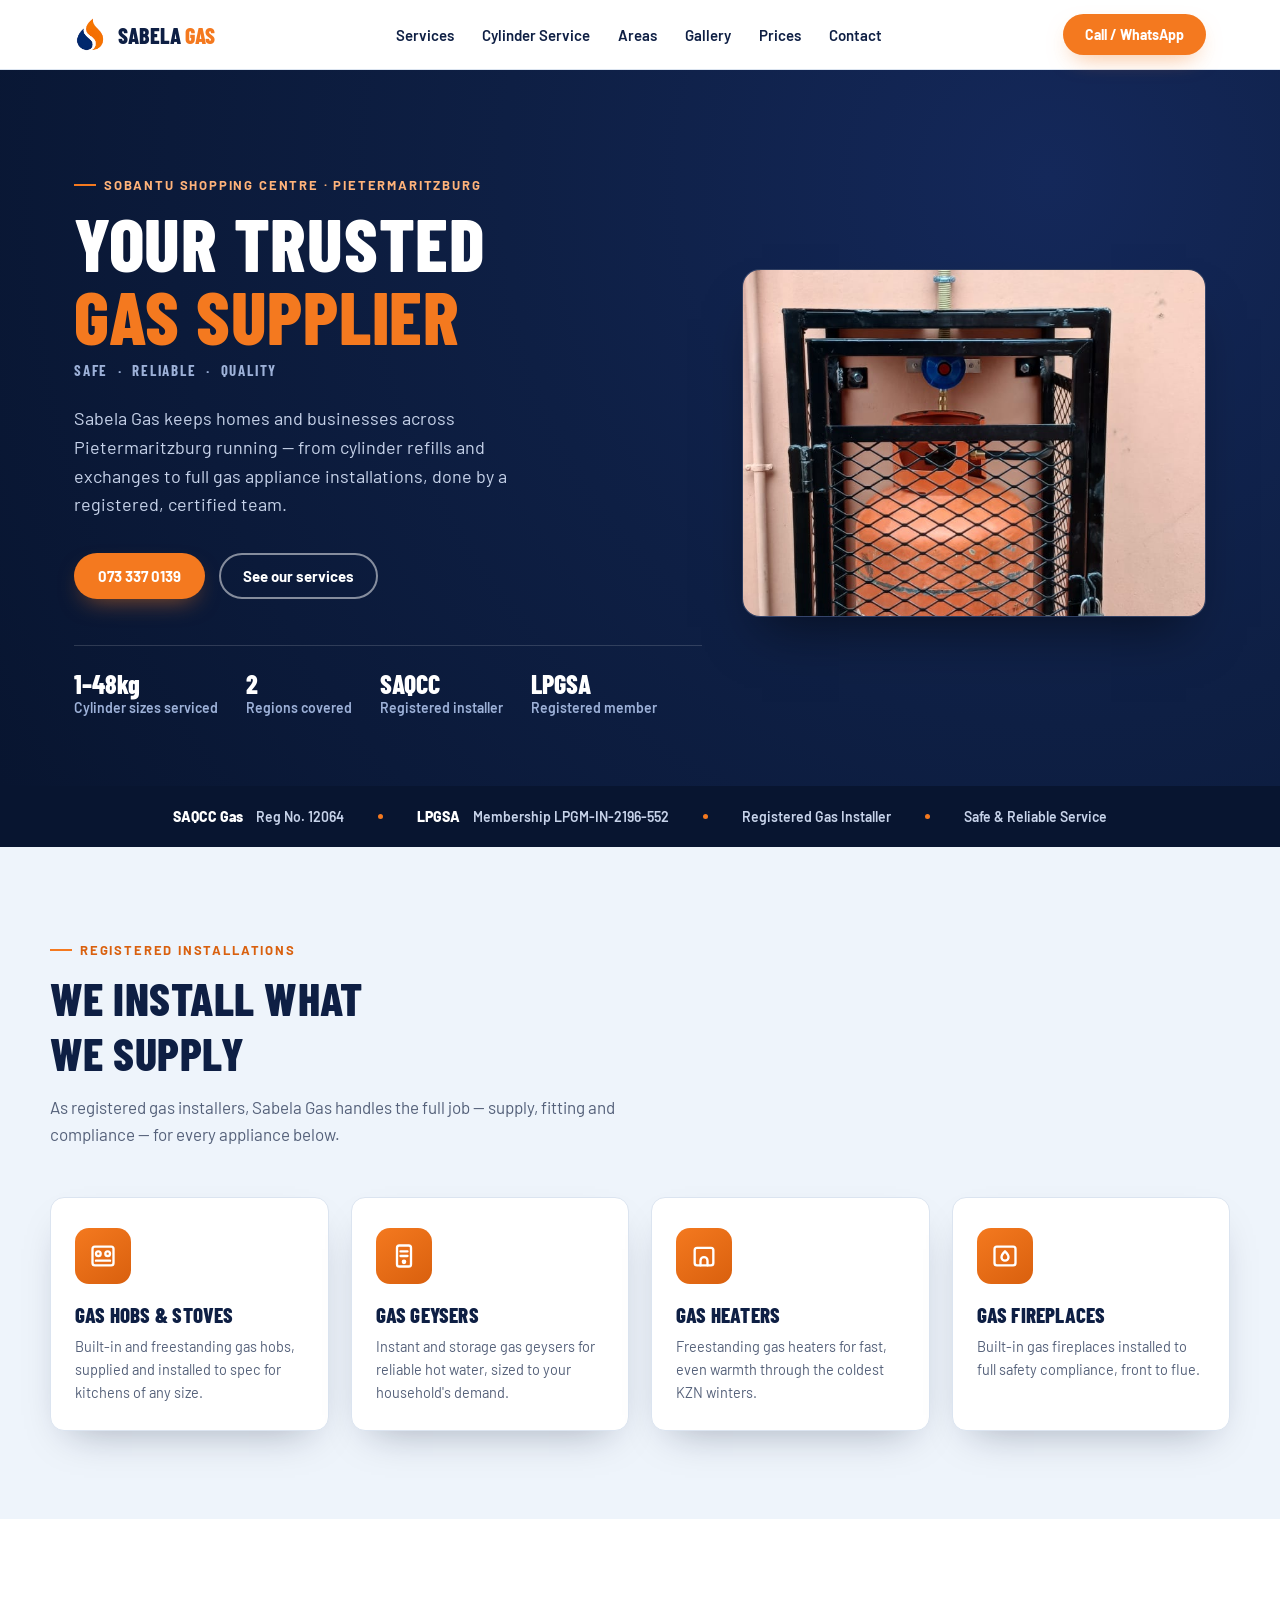
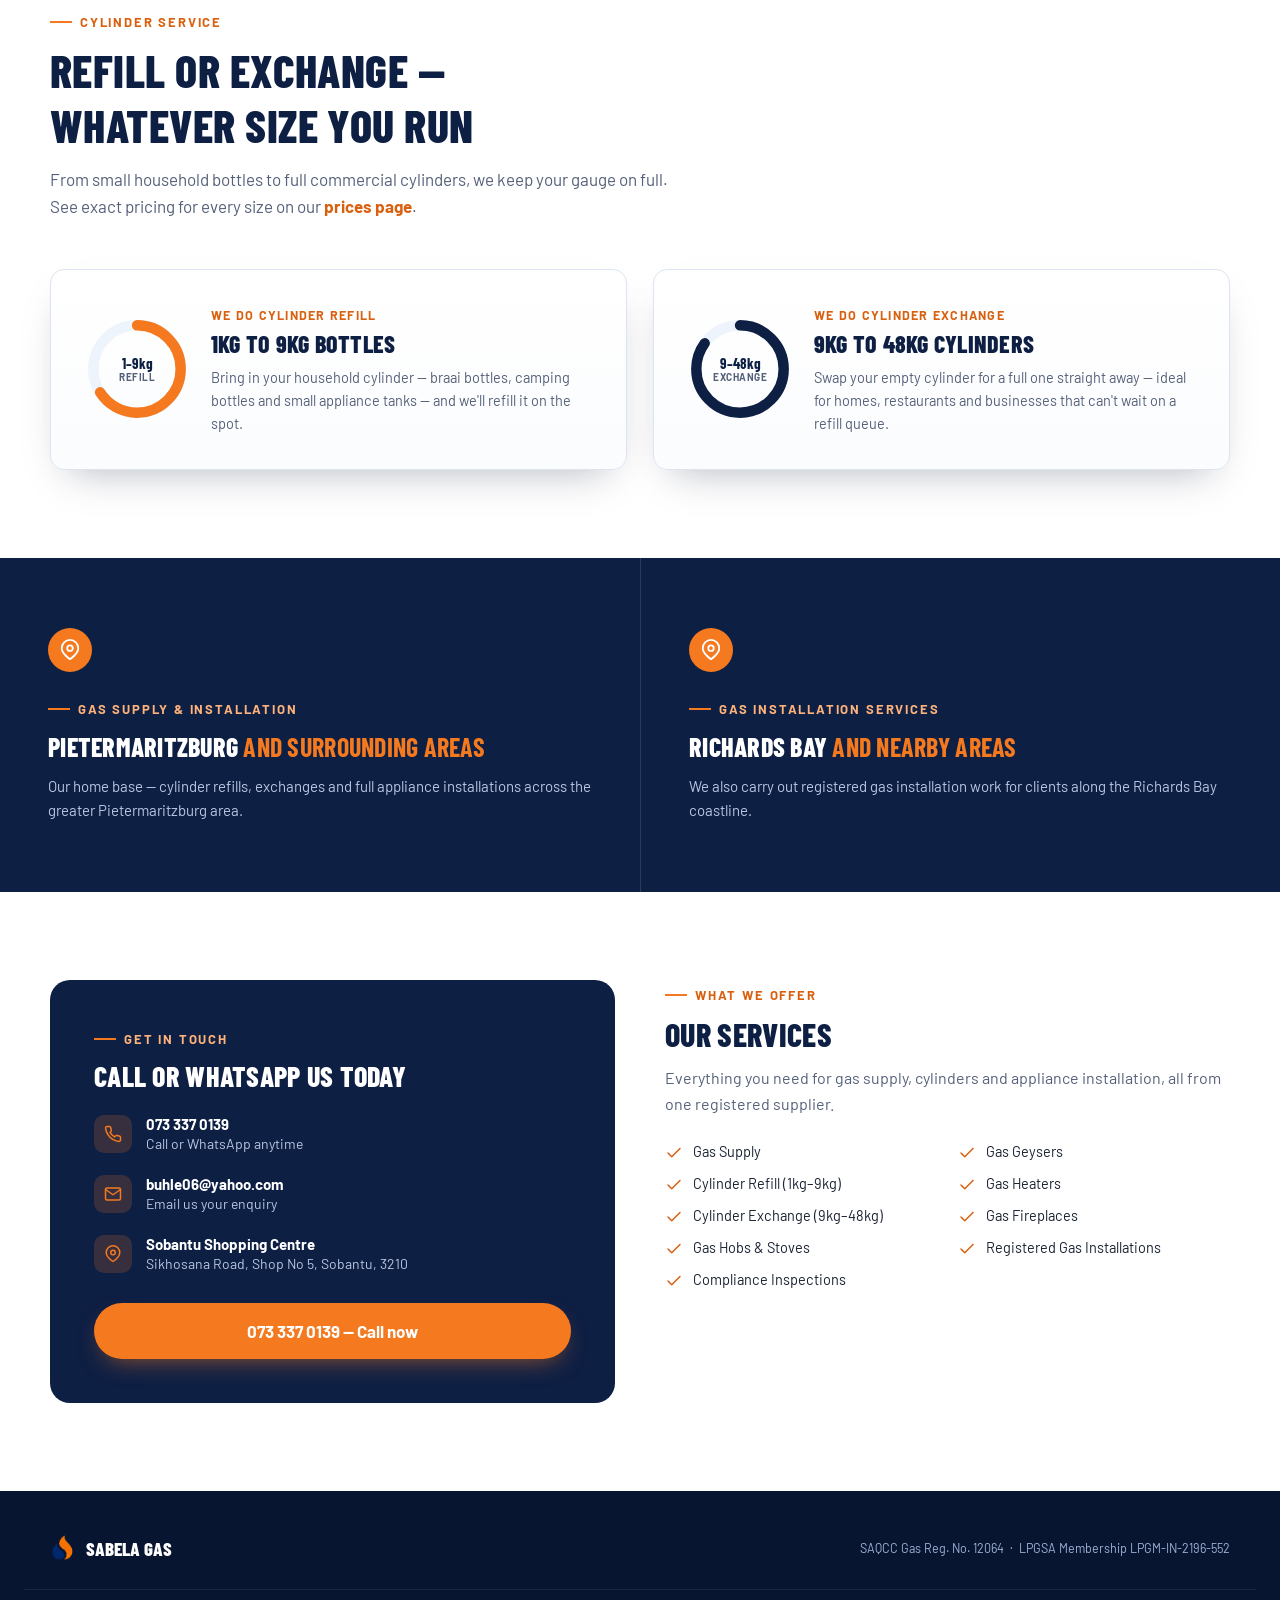
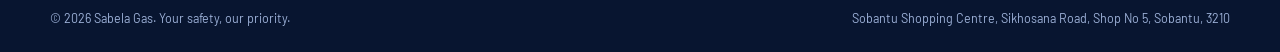
<file: index.html>
<!DOCTYPE html>
<html lang="en">
<head>
<meta charset="UTF-8">
<meta name="viewport" content="width=device-width, initial-scale=1.0">
<title>Sabela Gas | Trusted Gas Supplier — Pietermaritzburg</title>
<meta name="description" content="Sabela Gas — registered LPG supplier and installer serving Pietermaritzburg, Sobantu and Richards Bay. Cylinder refill & exchange, gas hobs, geysers, heaters and fireplaces.">
<link rel="preconnect" href="https://fonts.googleapis.com">
<link rel="preconnect" href="https://fonts.gstatic.com" crossorigin>
<link href="https://fonts.googleapis.com/css2?family=Barlow+Condensed:wght@600;700;800&family=Barlow:wght@400;500;600;700&display=swap" rel="stylesheet">
<link rel="stylesheet" href="styles.css">
</head>
<body>

<!-- ============ NAV ============ -->
<nav class="nav">
  <div class="nav-inner">
    <a href="index.html" class="brand">
      <span class="flame-mark"><img src="pictures/logo.png" alt="Sabela Gas logo"></span>
      <span class="brand-text">SABELA <span>GAS</span></span>
    </a>
    <div class="nav-links" id="navLinks">
      <a href="index.html#services">Services</a>
      <a href="index.html#cylinders">Cylinder Service</a>
      <a href="index.html#coverage">Areas</a>
      <a href="gallery.html">Gallery</a>
      <a href="prices.html">Prices</a>
      <a href="index.html#contact">Contact</a>
      <a href="tel:0733370139" class="btn btn-primary call-btn nav-call-mobile" data-phone="073 337 0139">073 337 0139</a>
    </div>
    <a href="tel:0733370139" class="btn btn-primary call-btn nav-call-desktop" data-phone="073 337 0139">Call / WhatsApp</a>
    <button class="burger" id="navToggle" aria-label="Open menu" aria-expanded="false">
      <svg class="icon-menu" viewBox="0 0 24 24" fill="none" stroke="currentColor" stroke-width="2" stroke-linecap="round" stroke-linejoin="round"><line x1="3" y1="6" x2="21" y2="6"/><line x1="3" y1="12" x2="21" y2="12"/><line x1="3" y1="18" x2="21" y2="18"/></svg>
      <svg class="icon-close" viewBox="0 0 24 24" fill="none" stroke="currentColor" stroke-width="2" stroke-linecap="round" stroke-linejoin="round"><line x1="18" y1="6" x2="6" y2="18"/><line x1="6" y1="6" x2="18" y2="18"/></svg>
    </button>
  </div>
</nav>

<!-- ============ HERO ============ -->
<header class="hero" id="top">
  <div class="hero-inner">
    <div>
      <span class="eyebrow hero-eyebrow">Sobantu Shopping Centre · Pietermaritzburg</span>
      <h1>Your trusted<br><span class="accent">gas supplier</span></h1>
      <p class="hero-tagline">Safe &nbsp;·&nbsp; Reliable &nbsp;·&nbsp; Quality</p>
      <p class="hero-sub">Sabela Gas keeps homes and businesses across Pietermaritzburg running — from cylinder refills and exchanges to full gas appliance installations, done by a registered, certified team.</p>
      <div class="hero-ctas">
        <a href="tel:0733370139" class="btn btn-primary call-btn" data-phone="073 337 0139">073 337 0139</a>
        <a href="#services" class="btn btn-ghost-light">See our services</a>
      </div>
      <div class="hero-strip">
        <div><strong>1–48kg</strong>Cylinder sizes serviced</div>
        <div><strong>2</strong>Regions covered</div>
        <div><strong>SAQCC</strong>Registered installer</div>
        <div><strong>LPGSA</strong>Registered member</div>
      </div>
    </div>
    <div class="cylinder-wrap">
           <img src="pictures/gas in cage 2.jpg" alt="Our range of gas cylinders">
      <div class="cylinder-placeholder">
      </div>
    </div>
  </div>
</header>

<!-- ============ CERTIFICATION STRIP ============ -->
<div class="certs">
  <div class="certs-inner">
    <span class="cert"><b>SAQCC Gas</b>&nbsp;Reg No. 12064</span>
    <span class="dot"></span>
    <span class="cert"><b>LPGSA</b>&nbsp;Membership LPGM-IN-2196-552</span>
    <span class="dot"></span>
    <span class="cert">Registered Gas Installer</span>
    <span class="dot"></span>
    <span class="cert">Safe &amp; Reliable Service</span>
  </div>
</div>

<!-- ============ SERVICES ============ -->
<section id="services" class="services">
  <div class="wrap">
    <div class="sec-head">
      <span class="eyebrow">Registered installations</span>
      <h2>We install what<br>we supply</h2>
      <p>As registered gas installers, Sabela Gas handles the full job — supply, fitting and compliance — for every appliance below.</p>
    </div>
    <div class="service-grid">

      <div class="service-card">
        <div class="service-icon"><svg viewBox="0 0 24 24" fill="none" stroke-width="2" stroke-linecap="round" stroke-linejoin="round"><rect x="3" y="4" width="18" height="16" rx="2"/><circle cx="8" cy="10" r="2"/><circle cx="16" cy="10" r="2"/><path d="M6 16h12"/></svg></div>
        <h3>Gas Hobs &amp; Stoves</h3>
        <p>Built-in and freestanding gas hobs, supplied and installed to spec for kitchens of any size.</p>
      </div>

      <div class="service-card">
        <div class="service-icon"><svg viewBox="0 0 24 24" fill="none" stroke-width="2" stroke-linecap="round" stroke-linejoin="round"><rect x="6" y="3" width="12" height="18" rx="2"/><path d="M9 8h6M9 12h6"/><circle cx="12" cy="17" r="1"/></svg></div>
        <h3>Gas Geysers</h3>
        <p>Instant and storage gas geysers for reliable hot water, sized to your household's demand.</p>
      </div>

      <div class="service-card">
        <div class="service-icon"><svg viewBox="0 0 24 24" fill="none" stroke-width="2" stroke-linecap="round" stroke-linejoin="round"><rect x="4" y="5" width="16" height="15" rx="2"/><path d="M9 20v-4a3 3 0 016 0v4"/></svg></div>
        <h3>Gas Heaters</h3>
        <p>Freestanding gas heaters for fast, even warmth through the coldest KZN winters.</p>
      </div>

      <div class="service-card">
        <div class="service-icon"><svg viewBox="0 0 24 24" fill="none" stroke-width="2" stroke-linecap="round" stroke-linejoin="round"><rect x="3" y="4" width="18" height="16" rx="2"/><path d="M12 8c-2 2-3 3-3 5a3 3 0 006 0c0-2-1-3-3-5z"/></svg></div>
        <h3>Gas Fireplaces</h3>
        <p>Built-in gas fireplaces installed to full safety compliance, front to flue.</p>
      </div>

    </div>
  </div>
</section>

<!-- ============ CYLINDER SERVICE ============ -->
<section id="cylinders" class="cylinder-service">
  <div class="wrap">
    <div class="sec-head">
      <span class="eyebrow">Cylinder service</span>
      <h2>Refill or exchange —<br>whatever size you run</h2>
      <p>From small household bottles to full commercial cylinders, we keep your gauge on full. See exact pricing for every size on our <a href="prices.html" style="color:var(--orange-deep);font-weight:700;">prices page</a>.</p>
    </div>
    <div class="gauge-grid">

      <div class="gauge-card">
        <div class="gauge">
          <svg viewBox="0 0 100 100">
            <circle cx="50" cy="50" r="42" fill="none" stroke="#eef4fb" stroke-width="10"/>
            <circle cx="50" cy="50" r="42" fill="none" stroke="#f4791f" stroke-width="10" stroke-linecap="round" stroke-dasharray="264" stroke-dashoffset="90" transform="rotate(-90 50 50)"/>
          </svg>
          <div class="gauge-label"><b>1–9kg</b><span>REFILL</span></div>
        </div>
        <div class="gauge-copy">
          <span class="kicker">We do cylinder refill</span>
          <h3>1kg to 9kg bottles</h3>
          <p>Bring in your household cylinder — braai bottles, camping bottles and small appliance tanks — and we'll refill it on the spot.</p>
        </div>
      </div>

      <div class="gauge-card">
        <div class="gauge">
          <svg viewBox="0 0 100 100">
            <circle cx="50" cy="50" r="42" fill="none" stroke="#eef4fb" stroke-width="10"/>
            <circle cx="50" cy="50" r="42" fill="none" stroke="#0e1f44" stroke-width="10" stroke-linecap="round" stroke-dasharray="264" stroke-dashoffset="40" transform="rotate(-90 50 50)"/>
          </svg>
          <div class="gauge-label"><b>9–48kg</b><span>EXCHANGE</span></div>
        </div>
        <div class="gauge-copy">
          <span class="kicker">We do cylinder exchange</span>
          <h3>9kg to 48kg cylinders</h3>
          <p>Swap your empty cylinder for a full one straight away — ideal for homes, restaurants and businesses that can't wait on a refill queue.</p>
        </div>
      </div>

    </div>
  </div>
</section>

<!-- ============ COVERAGE ============ -->
<section id="coverage" class="coverage" style="padding:0;">
  <div class="coverage-panel">
    <div class="pin"><svg viewBox="0 0 24 24" fill="none" stroke-width="2" stroke-linecap="round" stroke-linejoin="round"><path d="M21 10c0 6-9 12-9 12s-9-6-9-12a9 9 0 0118 0z"/><circle cx="12" cy="10" r="3"/></svg></div>
    <span class="eyebrow" style="color:#ffb37a;">Gas supply &amp; installation</span>
    <h3 style="margin-top:14px;">Pietermaritzburg <span class="region">and surrounding areas</span></h3>
    <p>Our home base — cylinder refills, exchanges and full appliance installations across the greater Pietermaritzburg area.</p>
  </div>
  <div class="coverage-panel">
    <div class="pin"><svg viewBox="0 0 24 24" fill="none" stroke-width="2" stroke-linecap="round" stroke-linejoin="round"><path d="M21 10c0 6-9 12-9 12s-9-6-9-12a9 9 0 0118 0z"/><circle cx="12" cy="10" r="3"/></svg></div>
    <span class="eyebrow" style="color:#ffb37a;">Gas installation services</span>
    <h3 style="margin-top:14px;">Richards Bay <span class="region">and nearby areas</span></h3>
    <p>We also carry out registered gas installation work for clients along the Richards Bay coastline.</p>
  </div>
</section>

<!-- ============ CONTACT ============ -->
<section id="contact" class="contact">
  <div class="wrap contact-grid">

    <div class="contact-card">
      <span class="eyebrow" style="color:#ffb37a;">Get in touch</span>
      <h3 style="margin-top:12px;">Call or WhatsApp us today</h3>
      <div class="contact-row">
        <div class="ic"><svg viewBox="0 0 24 24" fill="none" stroke-width="2" stroke-linecap="round" stroke-linejoin="round"><path d="M22 16.9v3a2 2 0 01-2.2 2 19.8 19.8 0 01-8.6-3.1 19.5 19.5 0 01-6-6A19.8 19.8 0 012.1 4.2 2 2 0 014.1 2h3a2 2 0 012 1.7c.1 1 .3 2 .6 2.9a2 2 0 01-.5 2.1L8 9.9a16 16 0 006 6l1.3-1.3a2 2 0 012.1-.5c.9.3 1.9.5 2.9.6a2 2 0 011.7 2.2z"/></svg></div>
        <div><b>073 337 0139</b><span>Call or WhatsApp anytime</span></div>
      </div>
      <div class="contact-row">
        <div class="ic"><svg viewBox="0 0 24 24" fill="none" stroke-width="2" stroke-linecap="round" stroke-linejoin="round"><path d="M4 4h16v16H4z" opacity="0"/><path d="M22 6l-10 7L2 6"/><rect x="2" y="4" width="20" height="16" rx="2"/></svg></div>
        <div><b>buhle06@yahoo.com</b><span>Email us your enquiry</span></div>
      </div>
      <div class="contact-row">
        <div class="ic"><svg viewBox="0 0 24 24" fill="none" stroke-width="2" stroke-linecap="round" stroke-linejoin="round"><path d="M21 10c0 6-9 12-9 12s-9-6-9-12a9 9 0 0118 0z"/><circle cx="12" cy="10" r="3"/></svg></div>
        <div><b>Sobantu Shopping Centre</b><span>Sikhosana Road, Shop No 5, Sobantu, 3210</span></div>
      </div>
      <a href="tel:0733370139" class="btn btn-primary call-btn" data-phone="073 337 0139">073 337 0139 — Call now</a>
    </div>

    <div>
      <span class="eyebrow">What we offer</span>
      <h2 style="margin-top:12px;font-size:32px;color:var(--navy);">Our services</h2>
      <p style="margin-top:12px;">Everything you need for gas supply, cylinders and appliance installation, all from one registered supplier.</p>
      <ul class="checklist" style="margin-top:26px;">
        <li><svg viewBox="0 0 24 24" fill="none" stroke-width="2" stroke-linecap="round" stroke-linejoin="round"><path d="M20 6L9 17l-5-5"/></svg>Gas Supply</li>
        <li><svg viewBox="0 0 24 24" fill="none" stroke-width="2" stroke-linecap="round" stroke-linejoin="round"><path d="M20 6L9 17l-5-5"/></svg>Gas Geysers</li>
        <li><svg viewBox="0 0 24 24" fill="none" stroke-width="2" stroke-linecap="round" stroke-linejoin="round"><path d="M20 6L9 17l-5-5"/></svg>Cylinder Refill (1kg–9kg)</li>
        <li><svg viewBox="0 0 24 24" fill="none" stroke-width="2" stroke-linecap="round" stroke-linejoin="round"><path d="M20 6L9 17l-5-5"/></svg>Gas Heaters</li>
        <li><svg viewBox="0 0 24 24" fill="none" stroke-width="2" stroke-linecap="round" stroke-linejoin="round"><path d="M20 6L9 17l-5-5"/></svg>Cylinder Exchange (9kg–48kg)</li>
        <li><svg viewBox="0 0 24 24" fill="none" stroke-width="2" stroke-linecap="round" stroke-linejoin="round"><path d="M20 6L9 17l-5-5"/></svg>Gas Fireplaces</li>
        <li><svg viewBox="0 0 24 24" fill="none" stroke-width="2" stroke-linecap="round" stroke-linejoin="round"><path d="M20 6L9 17l-5-5"/></svg>Gas Hobs &amp; Stoves</li>
        <li><svg viewBox="0 0 24 24" fill="none" stroke-width="2" stroke-linecap="round" stroke-linejoin="round"><path d="M20 6L9 17l-5-5"/></svg>Registered Gas Installations</li>
        <li><svg viewBox="0 0 24 24" fill="none" stroke-width="2" stroke-linecap="round" stroke-linejoin="round"><path d="M20 6L9 17l-5-5"/></svg>Compliance Inspections</li>
      </ul>
    </div>

  </div>
</section>

<!-- ============ FOOTER ============ -->
<footer>
  <div class="footer-inner">
    <div class="footer-brand">
      <span class="flame-mark"><img src="pictures/logo.png" alt="Sabela Gas logo"></span>
      <span>SABELA GAS</span>
    </div>
    <div class="footer-fine">SAQCC Gas Reg. No. 12064 &nbsp;·&nbsp; LPGSA Membership LPGM-IN-2196-552</div>
  </div>
  <div class="foot-line"></div>
  <div class="footer-inner">
    <div class="footer-fine">© 2026 Sabela Gas. Your safety, our priority.</div>
    <div class="footer-fine">Sobantu Shopping Centre, Sikhosana Road, Shop No 5, Sobantu, 3210</div>
  </div>
</footer>

<script src="script.js"></script>
</body>
</html>
</file>
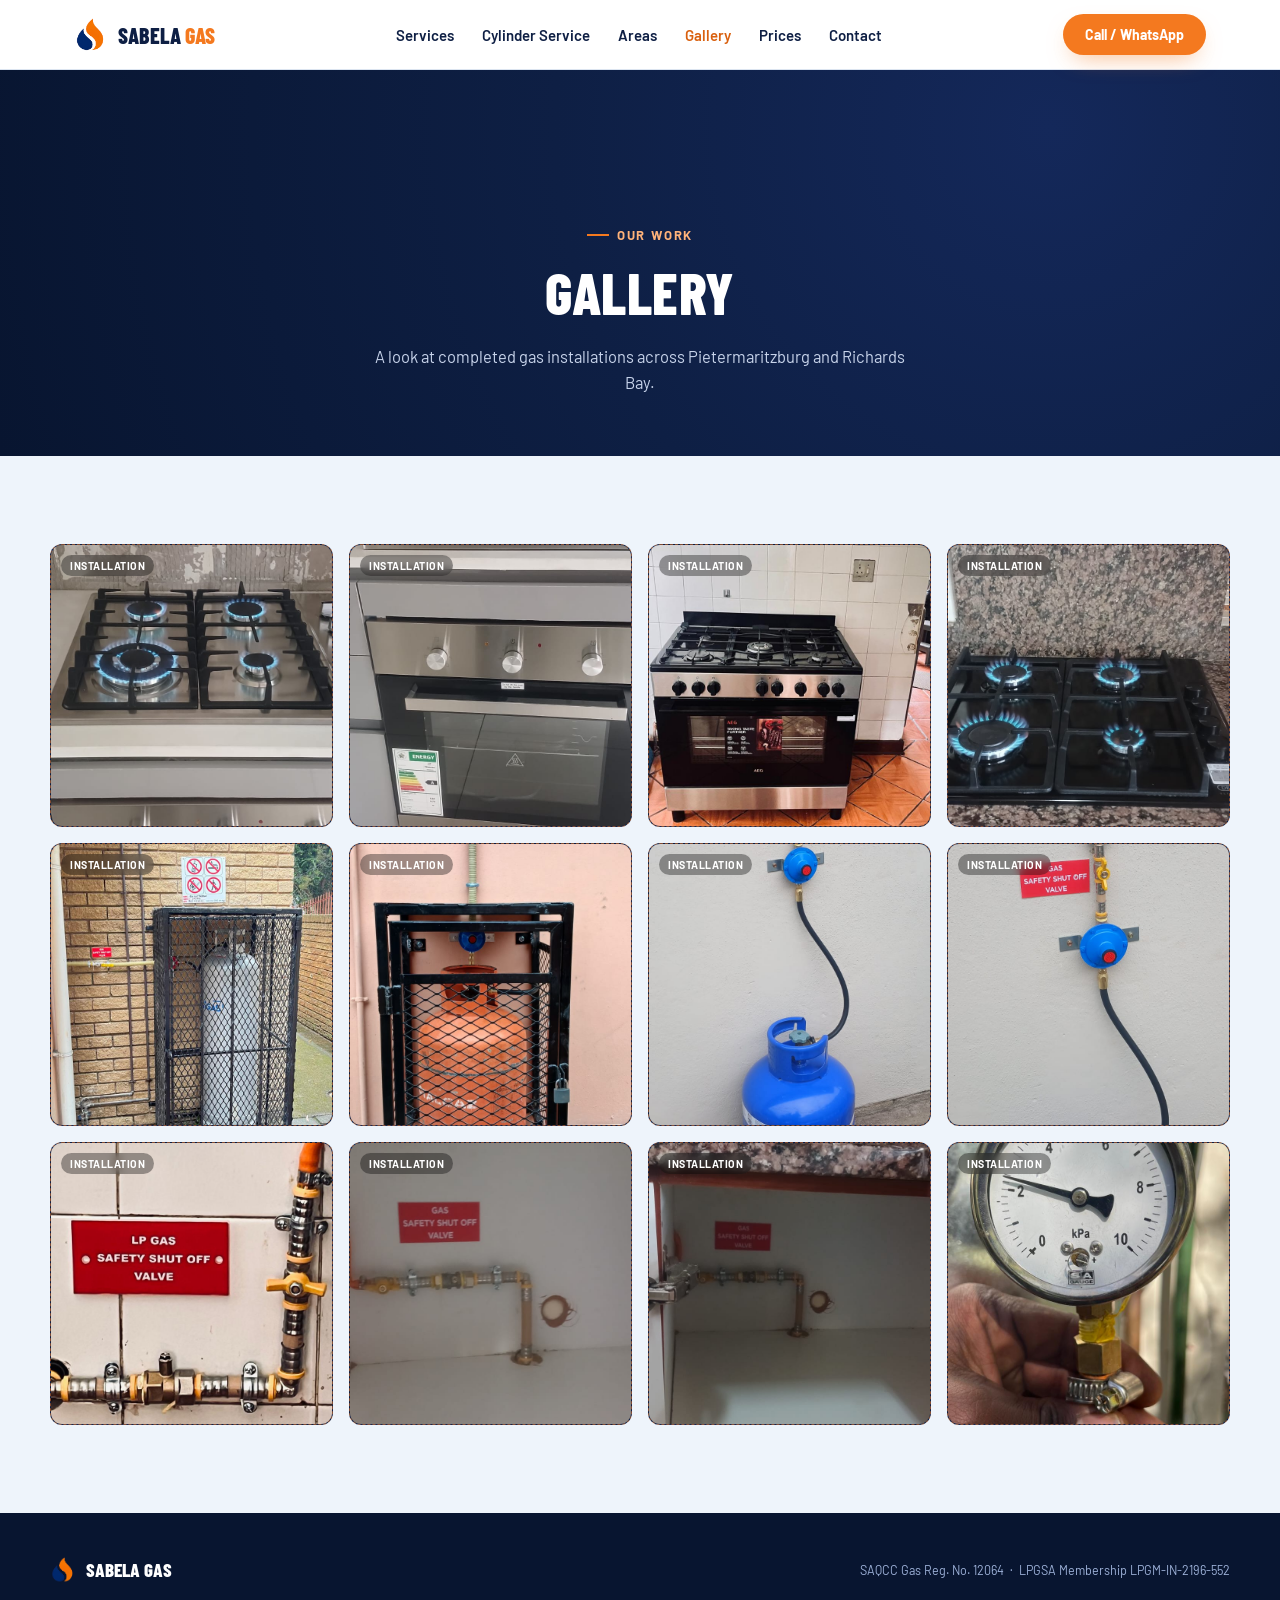
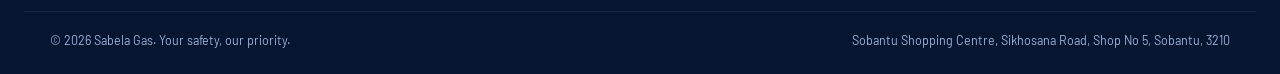
<file: gallery.html>
<!DOCTYPE html>
<html lang="en">
<head>
<meta charset="UTF-8">
<meta name="viewport" content="width=device-width, initial-scale=1.0">
<title>Gallery | Sabela Gas — Pietermaritzburg</title>
<meta name="description" content="See Sabela Gas installations, cylinder types and products across Pietermaritzburg and Richards Bay.">
<link rel="preconnect" href="https://fonts.googleapis.com">
<link rel="preconnect" href="https://fonts.gstatic.com" crossorigin>
<link href="https://fonts.googleapis.com/css2?family=Barlow+Condensed:wght@600;700;800&family=Barlow:wght@400;500;600;700&display=swap" rel="stylesheet">
<link rel="stylesheet" href="styles.css">
</head>
<body>

<!-- ============ NAV ============ -->
<nav class="nav">
  <div class="nav-inner">
    <a href="index.html" class="brand">
      <span class="flame-mark"><img src="pictures/logo.png" alt="Sabela Gas logo"></span>
      <span class="brand-text">SABELA <span>GAS</span></span>
    </a>
    <div class="nav-links" id="navLinks">
      <a href="index.html#services">Services</a>
      <a href="index.html#cylinders">Cylinder Service</a>
      <a href="index.html#coverage">Areas</a>
      <a href="gallery.html" style="color:var(--orange-deep);">Gallery</a>
      <a href="prices.html">Prices</a>
      <a href="index.html#contact">Contact</a>
      <a href="tel:0733370139" class="btn btn-primary call-btn nav-call-mobile" data-phone="073 337 0139">073 337 0139</a>
    </div>
    <a href="tel:0733370139" class="btn btn-primary call-btn nav-call-desktop" data-phone="073 337 0139">Call / WhatsApp</a>
    <button class="burger" id="navToggle" aria-label="Open menu" aria-expanded="false">
      <svg class="icon-menu" viewBox="0 0 24 24" fill="none" stroke="currentColor" stroke-width="2" stroke-linecap="round" stroke-linejoin="round"><line x1="3" y1="6" x2="21" y2="6"/><line x1="3" y1="12" x2="21" y2="12"/><line x1="3" y1="18" x2="21" y2="18"/></svg>
      <svg class="icon-close" viewBox="0 0 24 24" fill="none" stroke="currentColor" stroke-width="2" stroke-linecap="round" stroke-linejoin="round"><line x1="18" y1="6" x2="6" y2="18"/><line x1="6" y1="6" x2="18" y2="18"/></svg>
    </button>
  </div>
</nav>

<!-- ============ PAGE HEADER ============ -->
<header class="page-header">
  <span class="eyebrow">Our work</span>
  <h1>Gallery</h1>
  <p>A look at completed gas installations across Pietermaritzburg and Richards Bay.</p>
</header>

<!-- ============ GALLERY ============ -->
<section id="gallery" class="gallery">
  <div class="wrap">

    <div class="gallery-grid" id="galleryGrid">

      <div class="gallery-item" data-category="installations">
        <img src="pictures/gas stove 1.jpg" alt="Installed gas stove">
        <span class="tag">Installation</span>
      </div>
      <div class="gallery-item" data-category="installations">
        <img src="pictures/gas stove 2.jpg" alt="Installed gas stove">
        <span class="tag">Installation</span>
      </div>
      <div class="gallery-item" data-category="installations">
        <img src="pictures/stove.jpg" alt="Gas stove installation in progress">
        <span class="tag">Installation</span>
      </div>
      <div class="gallery-item" data-category="installations">
        <img src="pictures/stove countertop.jpg" alt="Gas hob installed in countertop">
        <span class="tag">Installation</span>
      </div>
      <div class="gallery-item" data-category="installations">
        <img src="pictures/gas in cage.jpg" alt="Gas cylinder installed in safety cage">
        <span class="tag">Installation</span>
      </div>
      <div class="gallery-item" data-category="installations">
        <img src="pictures/gas in cage 2.jpg" alt="Gas cylinder installed in safety cage">
        <span class="tag">Installation</span>
      </div>
      <div class="gallery-item" data-category="installations">
        <img src="pictures/gas outside with pipe.jpg" alt="Outdoor gas cylinder installation with piping">
        <span class="tag">Installation</span>
      </div>
      <div class="gallery-item" data-category="installations">
        <img src="pictures/gas outside with pipe 2.jpg" alt="Outdoor gas cylinder installation with piping">
        <span class="tag">Installation</span>
      </div>
      <div class="gallery-item" data-category="installations">
        <img src="pictures/inside pipes.jpg" alt="Gas piping with safety shut-off valve">
        <span class="tag">Installation</span>
      </div>
      <div class="gallery-item" data-category="installations">
        <img src="pictures/pipes in corner.jpg" alt="Gas piping installation">
        <span class="tag">Installation</span>
      </div>
      <div class="gallery-item" data-category="installations">
        <img src="pictures/pipes under cabinet.jpg" alt="Gas piping installed under cabinet">
        <span class="tag">Installation</span>
      </div>
      <div class="gallery-item" data-category="installations">
        <img src="pictures/pressure gauge.jpg" alt="Gas pressure gauge check">
        <span class="tag">Installation</span>
      </div>
    </div>
  </div>
</section>

<!-- ============ FOOTER ============ -->
<footer>
  <div class="footer-inner">
    <div class="footer-brand">
      <span class="flame-mark"><img src="pictures/logo.png" alt="Sabela Gas logo"></span>
      <span>SABELA GAS</span>
    </div>
    <div class="footer-fine">SAQCC Gas Reg. No. 12064 &nbsp;·&nbsp; LPGSA Membership LPGM-IN-2196-552</div>
  </div>
  <div class="foot-line"></div>
  <div class="footer-inner">
    <div class="footer-fine">© 2026 Sabela Gas. Your safety, our priority.</div>
    <div class="footer-fine">Sobantu Shopping Centre, Sikhosana Road, Shop No 5, Sobantu, 3210</div>
  </div>
</footer>

<script src="script.js"></script>
</body>
</html>
</file>
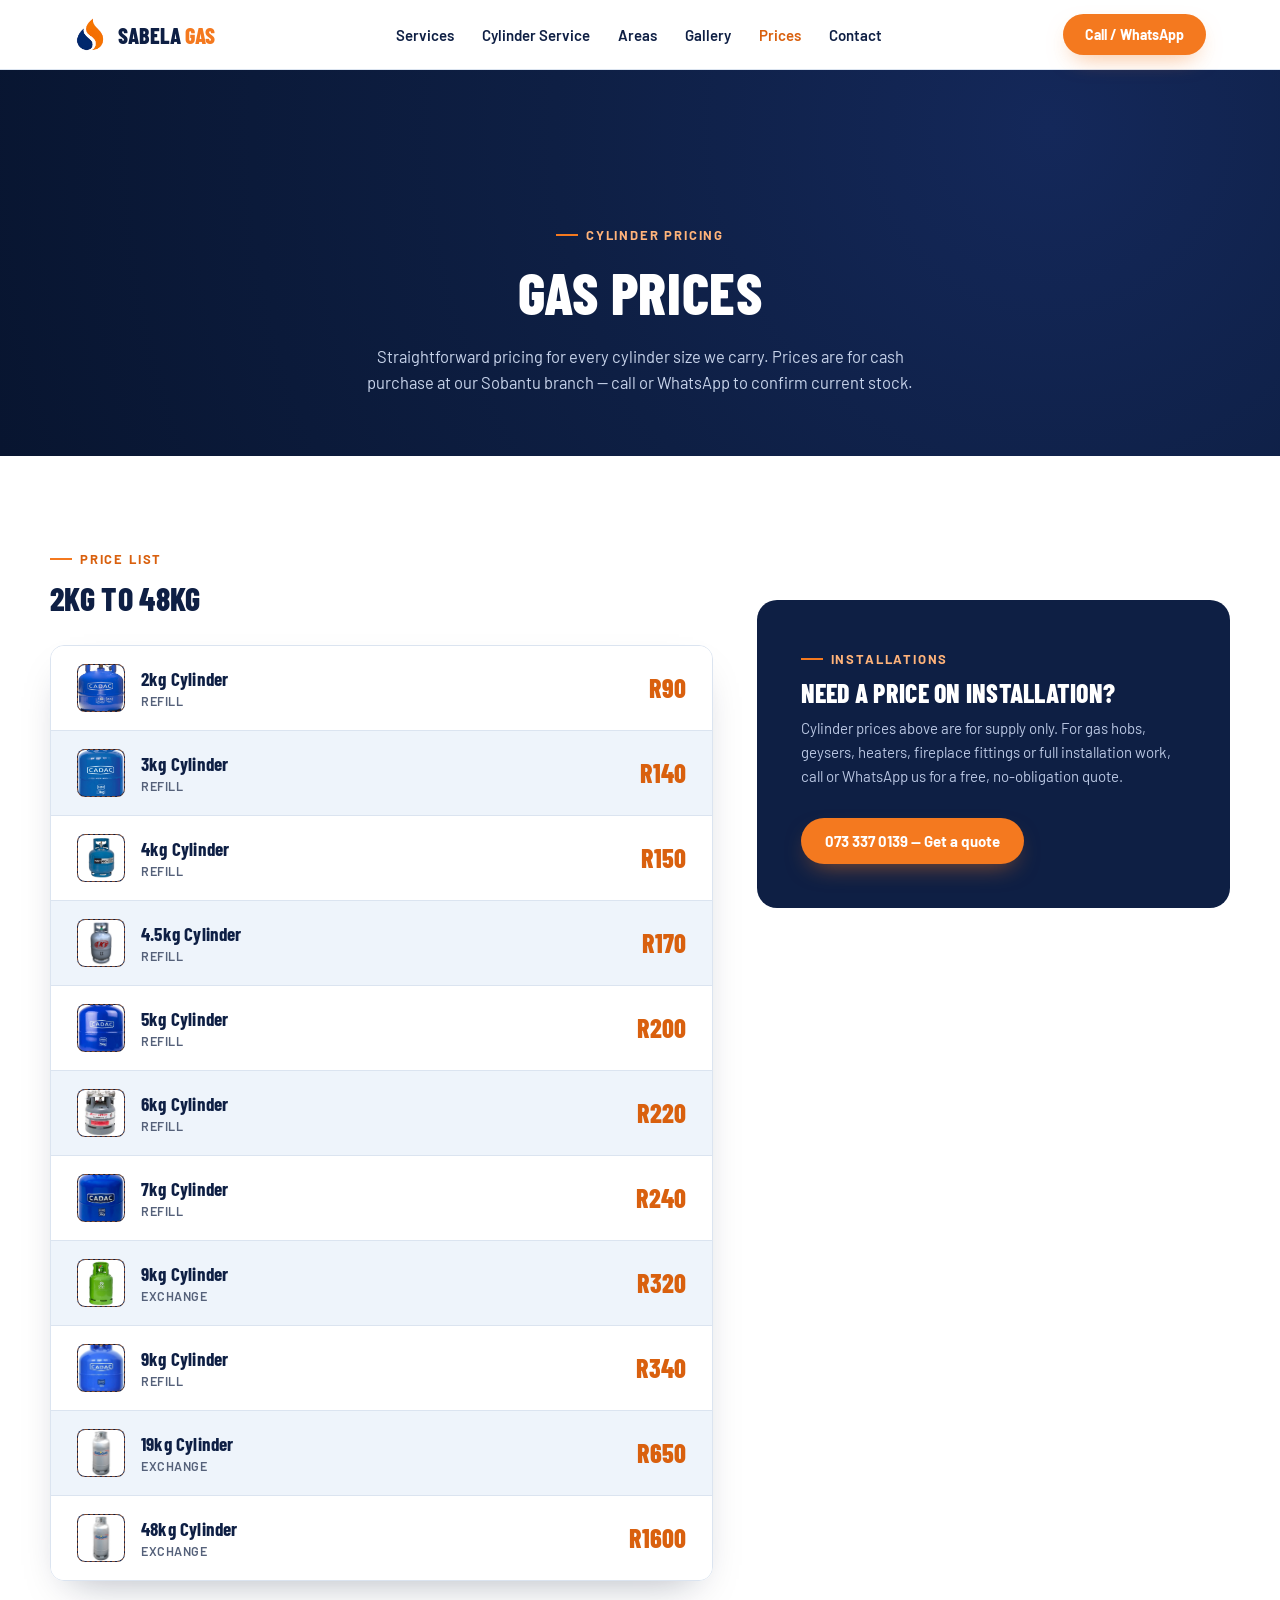
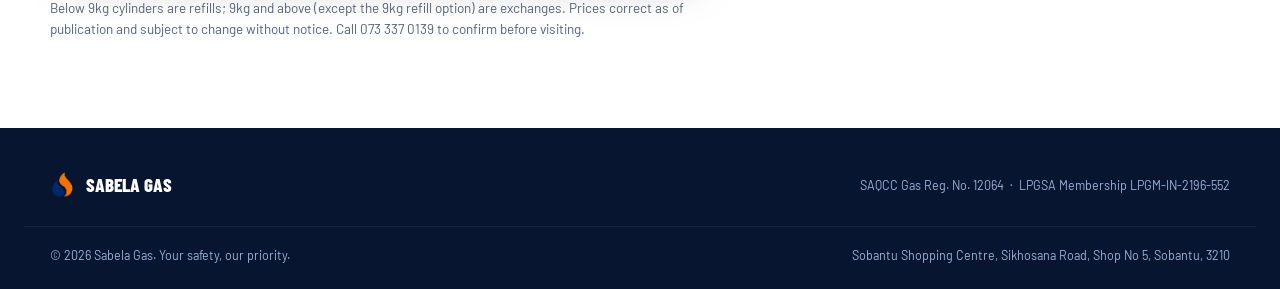
<file: prices.html>
<!DOCTYPE html>
<html lang="en">
<head>
<meta charset="UTF-8">
<meta name="viewport" content="width=device-width, initial-scale=1.0">
<title>Gas Prices | Sabela Gas — Pietermaritzburg</title>
<meta name="description" content="Sabela Gas cylinder prices — 2kg to 48kg, refill and exchange. Request a quote for gas appliance installation.">
<link rel="preconnect" href="https://fonts.googleapis.com">
<link rel="preconnect" href="https://fonts.gstatic.com" crossorigin>
<link href="https://fonts.googleapis.com/css2?family=Barlow+Condensed:wght@600;700;800&family=Barlow:wght@400;500;600;700&display=swap" rel="stylesheet">
<link rel="stylesheet" href="styles.css">
</head>
<body>

<!-- ============ NAV ============ -->
<nav class="nav">
  <div class="nav-inner">
    <a href="index.html" class="brand">
      <span class="flame-mark"><img src="pictures/logo.png" alt="Sabela Gas logo"></span>
      <span class="brand-text">SABELA <span>GAS</span></span>
    </a>
    <div class="nav-links" id="navLinks">
      <a href="index.html#services">Services</a>
      <a href="index.html#cylinders">Cylinder Service</a>
      <a href="index.html#coverage">Areas</a>
      <a href="gallery.html">Gallery</a>
      <a href="prices.html" style="color:var(--orange-deep);">Prices</a>
      <a href="index.html#contact">Contact</a>
      <a href="tel:0733370139" class="btn btn-primary call-btn nav-call-mobile" data-phone="073 337 0139">073 337 0139</a>
    </div>
    <a href="tel:0733370139" class="btn btn-primary call-btn nav-call-desktop" data-phone="073 337 0139">Call / WhatsApp</a>
    <button class="burger" id="navToggle" aria-label="Open menu" aria-expanded="false">
      <svg class="icon-menu" viewBox="0 0 24 24" fill="none" stroke="currentColor" stroke-width="2" stroke-linecap="round" stroke-linejoin="round"><line x1="3" y1="6" x2="21" y2="6"/><line x1="3" y1="12" x2="21" y2="12"/><line x1="3" y1="18" x2="21" y2="18"/></svg>
      <svg class="icon-close" viewBox="0 0 24 24" fill="none" stroke="currentColor" stroke-width="2" stroke-linecap="round" stroke-linejoin="round"><line x1="18" y1="6" x2="6" y2="18"/><line x1="6" y1="6" x2="18" y2="18"/></svg>
    </button>
  </div>
</nav>

<!-- ============ PAGE HEADER ============ -->
<header class="page-header">
  <span class="eyebrow">Cylinder pricing</span>
  <h1>Gas Prices</h1>
  <p>Straightforward pricing for every cylinder size we carry. Prices are for cash purchase at our Sobantu branch — call or WhatsApp to confirm current stock.</p>
</header>

<!-- ============ PRICES ============ -->
<section class="prices-section">
  <div class="wrap">
    <div class="prices-layout">

      <div>
        <div class="sec-head" style="margin-bottom:28px;">
          <span class="eyebrow">Price list</span>
          <h2 style="font-size:32px;">2kg to 48kg</h2>
        </div>

        <div class="price-table">
          <!-- Each row has a small photo slot — replace the placeholder <svg> with:
               <img src="images/2kg.jpg" alt="2kg gas cylinder"> (or your own filename) -->
          <div class="price-row">
            <div class="price-size">
              <div class="price-thumb"><img src="pictures/2kg.jpg" alt="2kg gas cylinder"></div>
              <div><b>2kg Cylinder</b><span>Refill</span></div>
            </div>
            <div class="price-amount">R90</div>
          </div>
          <div class="price-row">
            <div class="price-size">
              <div class="price-thumb"><img src="pictures/3kg.jpg" alt="3kg gas cylinder"></div>
              <div><b>3kg Cylinder</b><span>Refill</span></div>
            </div>
            <div class="price-amount">R140</div>
          </div>
          <div class="price-row">
            <div class="price-size">
              <div class="price-thumb"><img src="pictures/4kg.jpg" alt="4kg gas cylinder"></div>
              <div><b>4kg Cylinder</b><span>Refill</span></div>
            </div>
            <div class="price-amount">R150</div>
          </div>
          <div class="price-row">
            <div class="price-size">
              <div class="price-thumb"><img src="pictures/4.5kg.jpg" alt="4.5kg gas cylinder"></div>
              <div><b>4.5kg Cylinder</b><span>Refill</span></div>
            </div>
            <div class="price-amount">R170</div>
          </div>
          <div class="price-row">
            <div class="price-size">
              <div class="price-thumb"><img src="pictures/5kg.jpg" alt="5kg gas cylinder"></div>
              <div><b>5kg Cylinder</b><span>Refill</span></div>
            </div>
            <div class="price-amount">R200</div>
          </div>
          <div class="price-row">
            <div class="price-size">
              <div class="price-thumb"><img src="pictures/6kg.jpg" alt="6kg gas cylinder"></div>
              <div><b>6kg Cylinder</b><span>Refill</span></div>
            </div>
            <div class="price-amount">R220</div>
          </div>
          <div class="price-row">
            <div class="price-size">
              <div class="price-thumb"><img src="pictures/7kg.jpg" alt="7kg gas cylinder"></div>
              <div><b>7kg Cylinder</b><span>Refill</span></div>
            </div>
            <div class="price-amount">R240</div>
          </div>
          <div class="price-row">
            <div class="price-size">
              <div class="price-thumb"><img src="pictures/9kg.jpg" alt="9kg gas cylinder"></div>
              <div><b>9kg Cylinder</b><span>Exchange</span></div>
            </div>
            <div class="price-amount">R320</div>
          </div>
          <div class="price-row">
            <div class="price-size">
              <div class="price-thumb"><img src="pictures/9kg refill.jpg" alt="9kg refill gas cylinder"></div>
              <div><b>9kg Cylinder</b><span>Refill</span></div>
            </div>
            <div class="price-amount">R340</div>
          </div>
          <div class="price-row">
            <div class="price-size">
              <div class="price-thumb"><img src="pictures/19kg.jpg" alt="19kg gas cylinder"></div>
              <div><b>19kg Cylinder</b><span>Exchange</span></div>
            </div>
            <div class="price-amount">R650</div>
          </div>
          <div class="price-row">
            <div class="price-size">
              <div class="price-thumb"><img src="pictures/48kg.jpg" alt="48kg gas cylinder"></div>
              <div><b>48kg Cylinder</b><span>Exchange</span></div>
            </div>
            <div class="price-amount">R1600</div>
          </div>
        </div>
        <p class="price-note">Below 9kg cylinders are refills; 9kg and above (except the 9kg refill option) are exchanges. Prices correct as of publication and subject to change without notice. Call 073 337 0139 to confirm before visiting.</p>
      </div>



    <!-- ============ QUOTE CTA ============ -->
    <div class="quote-band">
      <div>
        <span class="eyebrow" style="color:#ffb37a;">Installations</span>
        <h3 style="margin-top:10px;">Need a price on installation?</h3>
        <p>Cylinder prices above are for supply only. For gas hobs, geysers, heaters, fireplace fittings or full installation work, call or WhatsApp us for a free, no-obligation quote.</p>
      </div>
      <a href="tel:0733370139" class="btn btn-primary call-btn" data-phone="073 337 0139">073 337 0139 — Get a quote</a>
    </div>
  </div>
</section>

<!-- ============ FOOTER ============ -->
<footer>
  <div class="footer-inner">
    <div class="footer-brand">
      <span class="flame-mark"><img src="pictures/logo.png" alt="Sabela Gas logo"></span>
      <span>SABELA GAS</span>
    </div>
    <div class="footer-fine">SAQCC Gas Reg. No. 12064 &nbsp;·&nbsp; LPGSA Membership LPGM-IN-2196-552</div>
  </div>
  <div class="foot-line"></div>
  <div class="footer-inner">
    <div class="footer-fine">© 2026 Sabela Gas. Your safety, our priority.</div>
    <div class="footer-fine">Sobantu Shopping Centre, Sikhosana Road, Shop No 5, Sobantu, 3210</div>
  </div>
</footer>

<script src="script.js"></script>
</body>
</html>
</file>
<file: styles.css>
/* Sabela Gas — shared stylesheet used by index.html, gallery.html, prices.html */
  :root{
    --navy: #0e1f44;
    --navy-deep: #081530;
    --orange: #f4791f;
    --orange-deep: #d9600e;
    --ice: #eef4fb;
    --white: #ffffff;
    --ink: #1b2333;
    --ink-soft: #55617a;
    --line: #dbe4f0;
    --radius: 14px;
    --shadow: 0 18px 40px -20px rgba(8,21,48,0.35);
  }

  *{box-sizing:border-box;}
  html{scroll-behavior:smooth;}
  body{
    margin:0;
    font-family:'Barlow', sans-serif;
    color:var(--ink);
    background:var(--white);
    -webkit-font-smoothing:antialiased;
  }
  h1,h2,h3,h4,.disp{
    font-family:'Barlow Condensed', sans-serif;
    font-weight:800;
    letter-spacing:0.01em;
    text-transform:uppercase;
    margin:0;
  }
  p{margin:0;line-height:1.6;color:var(--ink-soft);}
  a{color:inherit;text-decoration:none;}
  img{max-width:100%;display:block;}
  section{padding:88px 24px;scroll-margin-top:84px;}
  .wrap{max-width:1180px;margin:0 auto;}
  .eyebrow{
    display:inline-flex;align-items:center;gap:8px;
    font-family:'Barlow',sans-serif;font-weight:700;font-size:13px;
    letter-spacing:0.14em;text-transform:uppercase;color:var(--orange-deep);
  }
  .eyebrow::before{
    content:"";width:22px;height:2px;background:var(--orange);display:inline-block;
  }
  @media (prefers-reduced-motion: reduce){
    *{animation:none !important;transition:none !important;}
  }

  /* ---------- Logo (signature element) ----------
     Replace with your own logo: swap the file at images/logo.png
     (keep it roughly square, transparent background works best).   */
  .flame-mark{display:inline-flex;}
  .flame-mark img{display:block;object-fit:contain;}
  .nav .flame-mark img{width:34px;height:34px;}
  footer .flame-mark img{width:26px;height:26px;}

  /* ---------- Nav ---------- */
  .nav{
    position:sticky;top:0;z-index:50;
    background:rgba(255,255,255,0.9);
    backdrop-filter:blur(10px);
    border-bottom:1px solid var(--line);
  }
  .nav-inner{
    max-width:1180px;margin:0 auto;padding:14px 24px;
    display:flex;align-items:center;justify-content:space-between;gap:24px;
  }
  .brand{display:flex;align-items:center;gap:10px;}
  .brand-text{font-family:'Barlow Condensed';font-weight:800;font-size:22px;line-height:1;color:var(--navy);}
  .brand-text span{color:var(--orange);}
  .nav-links{display:flex;gap:28px;align-items:center;}
  .nav-links a{
    font-weight:600;font-size:15px;color:var(--navy);
    position:relative;padding:4px 0;
  }
  .nav-links a::after{
    content:"";position:absolute;left:0;bottom:0;width:0;height:2px;background:var(--orange);
    transition:width .25s ease;
  }
  .nav-links a:hover::after{width:100%;}
  .btn{
    display:inline-flex;align-items:center;gap:8px;
    font-weight:700;font-size:15px;
    padding:12px 22px;border-radius:999px;
    border:2px solid transparent;
    cursor:pointer;
  }
  .btn-primary{background:var(--orange);color:var(--white);box-shadow:0 10px 24px -10px rgba(244,121,31,0.6);}
  .btn-primary:hover{background:var(--orange-deep);}
  .call-btn{position:relative;}
  .copy-toast{
    position:absolute;bottom:calc(100% + 10px);left:50%;transform:translateX(-50%) translateY(6px);
    background:var(--navy-deep);color:var(--white);font-size:12.5px;font-weight:600;
    padding:7px 14px;border-radius:8px;white-space:nowrap;
    opacity:0;pointer-events:none;transition:opacity .18s ease, transform .18s ease;
    box-shadow:0 10px 20px -8px rgba(0,0,0,0.4);
  }
  .copy-toast::after{
    content:"";position:absolute;top:100%;left:50%;transform:translateX(-50%);
    border:5px solid transparent;border-top-color:var(--navy-deep);
  }
  .copy-toast.show{opacity:1;transform:translateX(-50%) translateY(0);}
  .btn-outline{border-color:var(--navy);color:var(--navy);background:transparent;}
  .btn-outline:hover{background:var(--navy);color:var(--white);}
  .btn-ghost-light{border-color:rgba(255,255,255,0.5);color:var(--white);}
  .btn-ghost-light:hover{background:rgba(255,255,255,0.12);}
  .nav .btn{padding:10px 20px;font-size:14px;}

  /* Mobile menu button */
  .burger{
    display:none;position:relative;flex:none;
    width:42px;height:42px;border-radius:10px;
    border:1px solid var(--line);background:var(--white);
    align-items:center;justify-content:center;cursor:pointer;
  }
  .burger svg{
    position:absolute;width:20px;height:20px;stroke:var(--navy);
    transition:opacity .15s ease, transform .15s ease;
  }
  .burger .icon-close{opacity:0;transform:rotate(-90deg);}
  .burger.open .icon-menu{opacity:0;transform:rotate(90deg);}
  .burger.open .icon-close{opacity:1;transform:rotate(0deg);}
  .nav-call-mobile{display:none;}

  /* ---------- Hero ---------- */
  .hero{
    position:relative;
    background:radial-gradient(circle at 82% 15%, #14285a 0%, var(--navy) 45%, var(--navy-deep) 100%);
    color:var(--white);
    padding:0;
    overflow:hidden;
  }
  .hero-inner{
    max-width:1180px;margin:0 auto;
    padding:100px 24px 70px;
    display:grid;grid-template-columns:1.15fr 0.85fr;gap:40px;align-items:center;
  }
  .hero-eyebrow{color:#ffb37a;}
  .hero-eyebrow::before{background:var(--orange);}
  .hero h1{
    font-size:clamp(44px,6vw,74px);color:var(--white);margin-top:14px;line-height:0.98;
  }
  .hero h1 .accent{
    color:var(--orange);
    -webkit-text-stroke:0px;
  }
  .hero-sub{
    margin-top:22px;color:#c7d3ea;font-size:18px;max-width:480px;
  }
  .hero-tagline{
    margin-top:6px;font-family:'Barlow Condensed';font-weight:700;letter-spacing:0.12em;
    color:#9db1d8;font-size:15px;text-transform:uppercase;
  }
  .hero-ctas{display:flex;gap:14px;margin-top:34px;flex-wrap:wrap;}
  .hero-strip{
    margin-top:46px;display:flex;gap:28px;flex-wrap:wrap;
    border-top:1px solid rgba(255,255,255,0.15);padding-top:22px;
  }
  .hero-strip div{font-size:14px;color:#9db1d8;font-weight:600;}
  .hero-strip strong{display:block;font-family:'Barlow Condensed';font-size:26px;color:var(--white);font-weight:800;}

  /* Hero image — replace images/hero-cylinders.jpg with your own landscape photo */
  .hero-inner{align-items:center;}
  .cylinder-wrap{
    width:100%;aspect-ratio:4/3;border-radius:18px;overflow:hidden;position:relative;
    background:linear-gradient(135deg,#1a2c58,#0e1f44 70%);
    border:1px solid rgba(255,255,255,0.12);
    box-shadow:0 30px 50px -20px rgba(0,0,0,0.5);
  }
  .cylinder-wrap img{position:absolute;inset:0;width:100%;height:100%;object-fit:cover;}
  .cylinder-placeholder{
    position:absolute;inset:0;display:flex;flex-direction:column;align-items:center;justify-content:center;
    text-align:center;color:#9db1d8;gap:10px;padding:20px;
  }
  .cylinder-placeholder svg{width:38px;height:38px;stroke:var(--orange);}
  .cylinder-placeholder b{font-family:'Barlow Condensed';font-size:16px;letter-spacing:0.04em;color:#dbe4f0;text-transform:uppercase;}
  .cylinder-placeholder span{font-size:12.5px;color:#7d8fb5;}

  /* ---------- Certification strip ---------- */
  .certs{
    background:var(--navy-deep);
    padding:22px 24px;
  }
  .certs-inner{
    max-width:1180px;margin:0 auto;
    display:flex;flex-wrap:wrap;gap:18px 34px;align-items:center;justify-content:center;
  }
  .certs-inner .cert{
    display:flex;align-items:center;gap:10px;color:#c7d3ea;font-size:14px;font-weight:600;
  }
  .certs-inner .cert b{color:var(--white);font-weight:800;}
  .certs-inner .dot{width:5px;height:5px;border-radius:50%;background:var(--orange);}

  /* ---------- Section heading pattern ---------- */
  .sec-head{max-width:640px;margin-bottom:48px;}
  .sec-head h2{font-size:clamp(32px,4vw,46px);color:var(--navy);margin-top:12px;}
  .sec-head p{margin-top:14px;font-size:17px;}
  .sec-head.center{margin-left:auto;margin-right:auto;text-align:center;}

  /* ---------- Services ---------- */
  .services{background:var(--ice);}
  .service-grid{
    display:grid;grid-template-columns:repeat(4,1fr);gap:22px;
  }
  .service-card{
    background:var(--white);border-radius:var(--radius);
    padding:30px 24px 26px;box-shadow:var(--shadow);
    border:1px solid var(--line);
    transition:transform .25s ease, box-shadow .25s ease;
  }
  .service-card:hover{transform:translateY(-6px);box-shadow:0 26px 44px -18px rgba(8,21,48,0.28);}
  .service-icon{
    width:56px;height:56px;border-radius:14px;
    background:linear-gradient(145deg,var(--orange),var(--orange-deep));
    display:flex;align-items:center;justify-content:center;margin-bottom:18px;
  }
  .service-icon svg{width:28px;height:28px;stroke:var(--white);}
  .service-card h3{font-size:21px;color:var(--navy);letter-spacing:0.01em;}
  .service-card p{margin-top:8px;font-size:14.5px;}

  /* ---------- Cylinder service (gauge motif) ---------- */
  .cylinder-service{background:var(--white);}
  .gauge-grid{display:grid;grid-template-columns:1fr 1fr;gap:26px;}
  .gauge-card{
    border:1px solid var(--line);border-radius:var(--radius);
    padding:34px;display:flex;gap:22px;align-items:center;
    background:linear-gradient(180deg,#fff, #fbfcfe);
    box-shadow:var(--shadow);
  }
  .gauge{position:relative;width:104px;height:104px;flex:none;}
  .gauge svg{width:100%;height:100%;}
  .gauge-label{
    position:absolute;inset:0;display:flex;flex-direction:column;align-items:center;justify-content:center;
  }
  .gauge-label b{font-family:'Barlow Condensed';font-size:15px;color:var(--navy);line-height:1;}
  .gauge-label span{font-size:10px;color:var(--ink-soft);font-weight:700;letter-spacing:0.05em;}
  .gauge-copy .kicker{
    font-size:12.5px;font-weight:700;letter-spacing:0.1em;color:var(--orange-deep);text-transform:uppercase;
  }
  .gauge-copy h3{font-size:24px;color:var(--navy);margin-top:6px;}
  .gauge-copy p{margin-top:8px;font-size:14.5px;}

  /* ---------- Coverage ---------- */
  .coverage{
    background:var(--navy);color:var(--white);
    display:grid;grid-template-columns:1fr 1fr;gap:0;
    padding:0;
  }
  .coverage-panel{padding:70px 48px;}
  .coverage-panel + .coverage-panel{border-left:1px solid rgba(255,255,255,0.12);}
  .coverage-panel .pin{
    width:44px;height:44px;border-radius:50%;background:var(--orange);
    display:flex;align-items:center;justify-content:center;margin-bottom:22px;
  }
  .coverage-panel .pin svg{width:22px;height:22px;stroke:var(--white);}
  .coverage-panel h3{font-size:26px;color:var(--white);}
  .coverage-panel .region{color:var(--orange);font-family:'Barlow Condensed';font-weight:700;}
  .coverage-panel p{margin-top:12px;color:#b9c6e2;font-size:15px;}

  /* ---------- Gallery ---------- */
  .gallery{background:var(--ice);}
  .gallery-tabs{display:flex;gap:10px;flex-wrap:wrap;margin-bottom:32px;}
  .tab-btn{
    padding:9px 18px;border-radius:999px;border:1px solid var(--line);
    background:var(--white);font-weight:700;font-size:13.5px;color:var(--ink-soft);
    cursor:pointer;transition:all .2s ease;
  }
  .tab-btn.active, .tab-btn:hover{background:var(--navy);color:var(--white);border-color:var(--navy);}
  .gallery-grid{
    display:grid;grid-template-columns:repeat(4,1fr);gap:16px;
  }
  .gallery-item{
    position:relative;aspect-ratio:1/1;border-radius:12px;overflow:hidden;
    background:linear-gradient(135deg,#1a2c58,#0e1f44 60%);
    display:flex;align-items:center;justify-content:center;
    border:1px dashed rgba(244,121,31,0.5);
  }
  .gallery-item img{
    position:absolute;inset:0;width:100%;height:100%;object-fit:cover;
  }
  .gallery-placeholder{
    text-align:center;color:#9db1d8;padding:16px;
  }
  .gallery-placeholder svg{width:30px;height:30px;stroke:var(--orange);margin:0 auto 10px;}
  .gallery-placeholder b{display:block;font-family:'Barlow Condensed';font-size:14px;letter-spacing:0.04em;color:#dbe4f0;text-transform:uppercase;}
  .gallery-placeholder span{display:block;font-size:11px;margin-top:4px;color:#7d8fb5;}
  .gallery-item .tag{
    position:absolute;top:10px;left:10px;background:rgba(0,0,0,0.35);
    color:#fff;font-size:10.5px;font-weight:700;padding:4px 9px;border-radius:999px;
    letter-spacing:0.05em;text-transform:uppercase;backdrop-filter:blur(4px);
  }

  /* ---------- Contact ---------- */
  .contact{background:var(--white);}
  .contact-grid{display:grid;grid-template-columns:1fr 1fr;gap:50px;align-items:start;}
  .contact-card{
    background:var(--navy);color:var(--white);border-radius:20px;padding:44px;
  }
  .contact-card h3{font-size:28px;color:var(--white);}
  .contact-row{display:flex;gap:14px;margin-top:22px;align-items:flex-start;}
  .contact-row .ic{
    width:38px;height:38px;border-radius:10px;background:rgba(244,121,31,0.18);
    display:flex;align-items:center;justify-content:center;flex:none;
  }
  .contact-row .ic svg{width:18px;height:18px;stroke:var(--orange);}
  .contact-row div b{display:block;font-size:15px;font-weight:700;color:var(--white);}
  .contact-row div span{font-size:14px;color:#b9c6e2;}
  .contact-card .btn-primary{margin-top:30px;width:100%;justify-content:center;font-size:17px;padding:16px;}

  .checklist{list-style:none;margin:0;padding:0;display:grid;grid-template-columns:1fr 1fr;gap:12px 20px;}
  .checklist li{display:flex;gap:10px;font-size:14.5px;color:var(--ink);align-items:flex-start;}
  .checklist svg{width:18px;height:18px;stroke:var(--orange-deep);flex:none;margin-top:2px;}

  /* ---------- Footer ---------- */
  footer{background:var(--navy-deep);color:#9db1d8;padding:44px 24px 26px;}
  .footer-inner{max-width:1180px;margin:0 auto;display:flex;justify-content:space-between;flex-wrap:wrap;gap:20px;align-items:center;}
  .footer-brand{display:flex;align-items:center;gap:10px;}
  .footer-brand span{font-family:'Barlow Condensed';font-weight:800;font-size:19px;color:var(--white);}
  .footer-fine{font-size:12.5px;}
  .foot-line{border-top:1px solid rgba(255,255,255,0.08);margin:28px 0 20px;}

  /* ---------- Responsive ---------- */
  @media (max-width:980px){
    .hero-inner{grid-template-columns:1fr;padding-top:120px;}
    .cylinder-wrap{order:-1;}
    .service-grid{grid-template-columns:repeat(2,1fr);}
    .gauge-grid{grid-template-columns:1fr;}
    .coverage{grid-template-columns:1fr;}
    .coverage-panel + .coverage-panel{border-left:none;border-top:1px solid rgba(255,255,255,0.12);}
    .gallery-grid{grid-template-columns:repeat(2,1fr);}
    .contact-grid{grid-template-columns:1fr;}
    .checklist{grid-template-columns:1fr;}
  }

  /* Mobile nav menu (hamburger) */
  @media (max-width:860px){
    .burger{display:flex;}
    .nav-call-desktop{display:none;}
    .nav-links{
      position:absolute;top:100%;left:0;right:0;
      flex-direction:column;align-items:stretch;gap:0;
      background:var(--white);
      max-height:0;overflow:hidden;
      border-bottom:1px solid var(--line);
      box-shadow:0 24px 34px -22px rgba(8,21,48,0.2);
      transition:max-height .3s ease;
    }
    .nav-links.open{max-height:520px;}
    .nav-links a{
      padding:16px 24px;border-top:1px solid var(--line);
      font-size:16px;width:100%;
    }
    .nav-links a::after{display:none;}
    .nav-call-mobile{
      display:flex;width:calc(100% - 48px);margin:16px 24px 22px;
      justify-content:center;
    }
  }

  @media (max-width:680px){
    section{padding:56px 18px;}
    .service-grid{grid-template-columns:1fr 1fr;}
    .gallery-grid{grid-template-columns:1fr 1fr;}
    .coverage-panel{padding:44px 24px;}
    .hero-inner{padding-top:108px;padding-bottom:50px;}
    .gauge-card{flex-direction:column;text-align:center;padding:26px;}
    .gauge-copy{width:100%;}
    .contact-card{padding:30px;}
    .quote-band{padding:32px 24px;}
    .page-header{padding:120px 20px 44px;}
    .price-row{padding:16px 18px;}
  }

  @media (max-width:480px){
    .nav-inner{padding:12px 16px;}
    .brand-text{font-size:19px;}
    .hero-ctas .btn{width:100%;justify-content:center;}
    .hero-strip{gap:20px;}
    .hero-strip strong{font-size:22px;}
    .certs-inner{gap:12px 20px;justify-content:flex-start;}
    .price-row{padding:14px 14px;gap:8px;}
    .price-size{gap:10px;}
    .price-thumb{width:38px;height:38px;}
    .price-size b{font-size:15.5px;}
    .price-amount{font-size:20px;}
    .checklist{gap:10px;}
  }

  /* ---------- Sub-page header (Gallery / Prices) ---------- */
  .page-header{
    background:radial-gradient(circle at 82% 15%, #14285a 0%, var(--navy) 45%, var(--navy-deep) 100%);
    color:var(--white);padding:150px 24px 60px;text-align:center;
  }
  .page-header .eyebrow{color:#ffb37a;justify-content:center;}
  .page-header .eyebrow::before{background:var(--orange);}
  .page-header h1{font-size:clamp(38px,5vw,58px);color:var(--white);margin-top:14px;}
  .page-header p{margin:16px auto 0;max-width:560px;color:#c7d3ea;font-size:16.5px;}

  /* ---------- Pricing page ---------- */
  .prices-section{background:var(--white);}
  .prices-layout{display:grid;grid-template-columns:1.4fr 1fr;gap:44px;align-items:start;}
  .price-table{
    border:1px solid var(--line);border-radius:var(--radius);overflow:hidden;box-shadow:var(--shadow);
  }
  .price-row{
    display:flex;align-items:center;justify-content:space-between;
    padding:18px 26px;border-bottom:1px solid var(--line);background:var(--white);
  }
  .price-row:last-child{border-bottom:none;}
  .price-row:nth-child(even){background:var(--ice);}
  .price-size{display:flex;align-items:center;gap:16px;}
  .price-thumb{
    width:48px;height:48px;flex:none;border-radius:8px;overflow:hidden;position:relative;
    background:linear-gradient(135deg,#1a2c58,#0e1f44 70%);
    border:1px dashed rgba(244,121,31,0.5);
    display:flex;align-items:center;justify-content:center;
  }
  .price-thumb svg{width:18px;height:18px;stroke:var(--orange);}
  .price-thumb img{position:absolute;inset:0;width:100%;height:100%;object-fit:cover;}
  .price-size b{display:block;font-family:'Barlow Condensed';font-size:19px;color:var(--navy);letter-spacing:0.01em;}
  .price-size span{font-size:12.5px;color:var(--ink-soft);font-weight:600;text-transform:uppercase;letter-spacing:0.04em;}
  .price-amount{font-family:'Barlow Condensed';font-weight:800;font-size:26px;color:var(--orange-deep);white-space:nowrap;}
  .price-note{margin-top:16px;font-size:13.5px;color:var(--ink-soft);}

  .price-photos{display:flex;flex-direction:column;gap:16px;position:sticky;top:110px;}
  .price-photo-slot{
    aspect-ratio:4/3;border-radius:14px;overflow:hidden;position:relative;
    background:linear-gradient(135deg,#1a2c58,#0e1f44 70%);
    border:1px dashed rgba(244,121,31,0.5);
    display:flex;align-items:center;justify-content:center;
  }
  .price-photo-slot img{position:absolute;inset:0;width:100%;height:100%;object-fit:cover;}

  .quote-band{
    margin-top:56px;background:var(--navy);color:var(--white);border-radius:20px;
    padding:44px;display:flex;justify-content:space-between;align-items:center;gap:30px;flex-wrap:wrap;
  }
  .quote-band h3{font-size:26px;color:var(--white);}
  .quote-band p{margin-top:8px;color:#b9c6e2;font-size:15px;max-width:440px;}
  .quote-band .btn{flex:none;}

  @media (max-width:900px){
    .prices-layout{grid-template-columns:1fr;}
    .price-photos{position:static;flex-direction:row;overflow-x:auto;}
    .price-photo-slot{flex:none;width:220px;}
    .quote-band{flex-direction:column;text-align:center;}
    .quote-band .btn{width:100%;justify-content:center;}
  }
</style>
</file>
